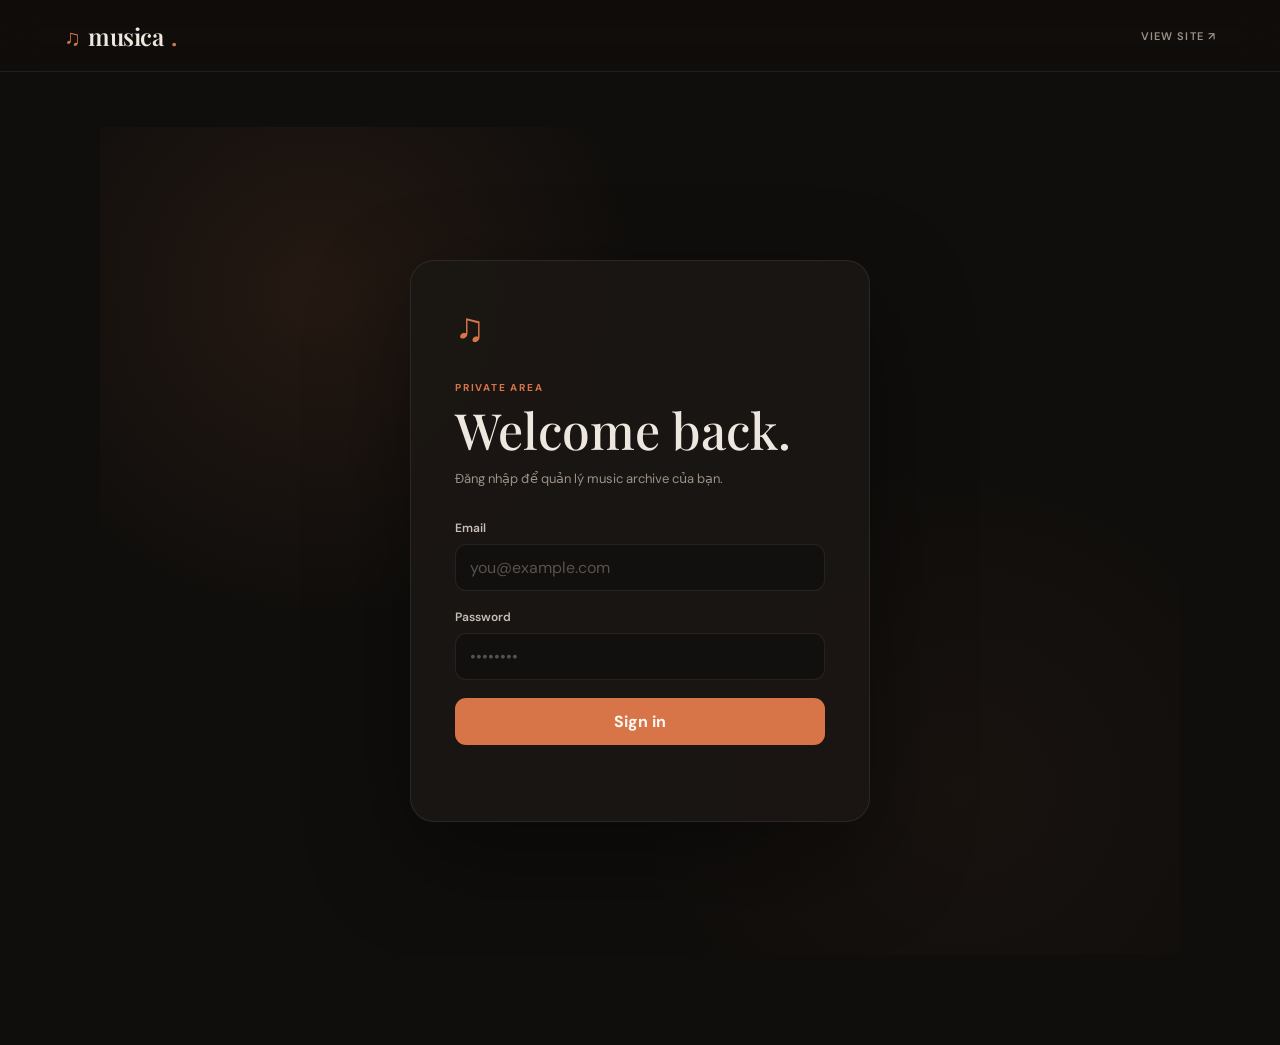
<file: admin.html>
<!DOCTYPE html>
<html lang="vi">
<head>
  <meta charset="UTF-8">
  <meta name="viewport" content="width=device-width, initial-scale=1.0">
  <title>Musica — Admin</title>
  <link rel="preconnect" href="https://fonts.googleapis.com">
  <link rel="preconnect" href="https://fonts.gstatic.com" crossorigin>
  <link href="https://fonts.googleapis.com/css2?family=DM+Sans:wght@400;500;600;700&family=Playfair+Display:wght@500;600;700&display=swap" rel="stylesheet">
  <link rel="stylesheet" href="admin.css">
  <link rel="manifest" href="manifest.json">
  <link rel="icon" href="icon.svg" type="image/svg+xml">
</head>

<body class="admin-page">

<header class="topbar">
  <a href="index.html" class="brand">
    <span class="music-mark">♫</span>
    musica<span>.</span>
  </a>
  <a href="index.html" class="view-site">View site ↗</a>
</header>


<main class="admin-main">

  <section id="loginView" class="login-screen">
    <div class="login-card">
      <div class="login-symbol">♫</div>
      <p class="eyebrow">PRIVATE AREA</p>
      <h1>Welcome back.</h1>
      <p class="login-description">Đăng nhập để quản lý music archive của bạn.</p>
      <form id="loginForm">
        <label><span>Email</span><input id="loginEmail" type="email" placeholder="you@example.com" autocomplete="email" required></label>
        <label><span>Password</span><input id="loginPassword" type="password" placeholder="••••••••" autocomplete="current-password" required></label>
        <button id="loginBtn" type="submit" class="primary-btn"><span id="loginBtnText">Sign in</span></button>
      </form>
      <p id="loginMessage" class="message"></p>
    </div>
  </section>


  <section id="dashboard" hidden>

    <div class="dashboard-head">
      <div>
        <p class="eyebrow">LIBRARY EDITOR</p>
        <h1>Dashboard</h1>
        <p id="userEmail" class="user-email"></p>
      </div>
      <div class="dashboard-actions">
        <a href="index.html" class="outline-btn">View site ↗</a>
        <button id="logoutBtn" class="outline-btn" type="button">Sign out</button>
      </div>
    </div>


    <div class="admin-grid">

      <section class="panel">
        <div class="panel-heading">
          <div class="panel-icon">✦</div>
          <div><p class="eyebrow">STORY</p><h2>Story settings</h2></div>
        </div>
        <label><span>Title</span><input id="storyTitleInput" type="text" placeholder="Tên truyện"></label>
        <label><span>Note</span><textarea id="storyNoteInput" rows="5" placeholder="Viết note về playlist / bộ truyện..."></textarea></label>
        <label><span>Cover image</span><input id="coverFile" type="file" accept="image/*"></label>
        <button id="saveStoryBtn" class="primary-btn" type="button">Save story</button>
        <p id="storyMessage" class="message"></p>
      </section>


      <section class="panel">
        <div class="panel-heading">
          <div class="panel-icon">+</div>
          <div><p class="eyebrow">NEW CHAPTER</p><h2>Add chapter</h2></div>
        </div>
        <label><span>Chapter number</span><input id="chapterNumber" type="number" min="1" placeholder="1"></label>
        <label><span>Chapter title</span><input id="chapterTitle" type="text" placeholder="Chapter 01 — The Beginning"></label>
        <label><span>Tone / style</span><input id="chapterStyle" type="text" placeholder="melancholic · cinematic"></label>
        <label><span>Arc (tùy chọn)</span>
          <select id="chapterArc"><option value="">— Không thuộc arc —</option></select>
        </label>
        <button id="addChapterBtn" class="primary-btn" type="button">+ Create chapter</button>
        <p id="chapterMessage" class="message"></p>
      </section>

    </div>


    <section class="panel arc-manager">
      <div class="manager-header">
        <div><p class="eyebrow">STORY ARCS</p><h2>Arcs</h2></div>
        <span class="manager-count">GROUP CHAPTERS</span>
      </div>
      <div class="arc-create">
        <input id="arcNameInput" type="text" placeholder="Tên arc — ví dụ: Arc A, Hồi 1..." />
        <button id="createArcBtn" class="primary-btn" type="button">+ Tạo arc</button>
      </div>

      <!-- ★ Tìm kiếm arc -->
      <div class="admin-search-box">
        <input id="adminArcSearch" type="search" placeholder="Tìm arc... (gõ tên arc)" autocomplete="off" />
      </div>
      <p id="adminArcSearchEmpty" class="hint" hidden></p>

      <div id="arcList" class="arc-list"></div>
      <p id="arcMessage" class="message"></p>
    </section>


    <section class="panel chapter-manager">
      <div class="manager-header">
        <div><p class="eyebrow">PUBLISHED COLLECTION</p><h2>Chapters & tracks</h2></div>
        <span class="manager-count">MUSIC ARCHIVE</span>
      </div>

      <!-- ★ Tìm kiếm chapter -->
      <div class="admin-search-box">
        <input id="adminChapterSearch" type="search" placeholder="Tìm chapter... (gõ số chương hoặc tên chapter)" autocomplete="off" />
      </div>
      <p id="adminChapterSearchEmpty" class="hint" hidden></p>

      <div id="adminChapters"></div>
    </section>

  </section>

</main>


<div id="trackModal" class="modal" hidden>
  <div class="modal-bg"></div>
  <div class="modal-card">
    <div class="modal-head">
      <div><p class="eyebrow">TRACK</p><h2 id="trackModalTitle">Add music</h2></div>
      <button id="closeTrack" class="close-btn" type="button">×</button>
    </div>
    <input id="trackId" type="hidden">
    <input id="trackChapterId" type="hidden">
    <label><span>Song title</span><input id="trackTitle" type="text" placeholder="Tên bài hát"></label>
    <label><span>Artist / note</span><input id="trackArtist" type="text" placeholder="Artist hoặc ghi chú"></label>
    <label><span>External link</span><input id="trackUrl" type="url" placeholder="YouTube / Spotify / SoundCloud..."></label>
    <div class="or"><span>OR</span></div>
    <label><span>Upload audio</span><input id="trackFile" type="file" accept="audio/*"></label>
    <label><span>Ảnh bài hát (tùy chọn)</span><input id="trackCoverFile" type="file" accept="image/*"></label>
    <p class="hint">
      Chọn <strong>link</strong> hoặc <strong>file audio</strong>.
      Có thể thêm <strong>ảnh riêng</strong> cho bài hát — nếu bỏ trống sẽ dùng ảnh bìa truyện.
    </p>
    <button id="saveTrackBtn" class="primary-btn" type="button">Save track</button>
    <p id="trackMessage" class="message"></p>
  </div>
</div>

<script type="module" src="admin.js"></script>

</body>
</html>
</file>
<file: admin.css>
/* =====================================================
   MUSICA ADMIN — fixed version
   Aligned 100% with admin.html + admin.js
   KEY FIX: the [hidden] rule below stops CSS display
   rules from overriding the login/dashboard switch.
===================================================== */

:root {
  --bg: #100e0c;
  --bg-soft: #171411;
  --panel: #1b1714;
  --panel-hover: #211c18;

  --line: rgba(255,255,255,.08);
  --line-strong: rgba(255,255,255,.13);

  --text: #eee7df;
  --muted: #9c9187;
  --faint: #6f665e;

  --accent: #d87548;
  --accent-soft: rgba(216,117,72,.12);

  --red: #e98282;

  --serif: "Playfair Display", Georgia, serif;
  --sans: "DM Sans", Arial, sans-serif;

  --radius: 18px;
}

/* ---------- RESET ---------- */

* {
  box-sizing: border-box;
}

html {
  scroll-behavior: smooth;
}

body {
  margin: 0;
  min-height: 100vh;

  background: var(--bg);
  color: var(--text);
  font-family: var(--sans);
}

button,
input,
textarea {
  font: inherit;
}

button {
  cursor: pointer;
}

a {
  color: inherit;
  text-decoration: none;
}

/* KEY FIX — HTML hidden attribute must always win over
   author display rules (grid/flex). Without this, the
   login screen never disappears after sign-in. */
[hidden] {
  display: none !important;
}

/* ---------- TEXT ---------- */

.eyebrow {
  margin: 0;

  color: var(--accent);

  font-size: 10px;
  font-weight: 700;
  letter-spacing: .18em;
  text-transform: uppercase;
}

.muted {
  color: var(--muted);
}

.hint {
  margin: 0;

  color: var(--faint);

  font-size: 11px;
  line-height: 1.6;
}

.hint.error {
  color: var(--red);
}

.message {
  min-height: 20px;
  margin: 12px 0 0;

  color: var(--accent);

  font-size: 12px;
  line-height: 1.5;
}

.message.error {
  color: var(--red);
}

/* ---------- TOPBAR ---------- */

.topbar {
  height: 72px;

  padding: 0 clamp(22px, 5vw, 80px);

  display: flex;
  align-items: center;
  justify-content: space-between;

  border-bottom: 1px solid var(--line);
  background: rgba(16,14,12,.88);
  backdrop-filter: blur(16px);

  position: sticky;
  top: 0;

  z-index: 50;
}

.brand {
  display: inline-flex;
  align-items: center;
  gap: 8px;

  font-family: var(--serif);
  font-size: 24px;
  font-weight: 600;
  letter-spacing: -0.5px;
}

.brand > span:last-child {
  color: var(--accent);
}

.music-mark {
  color: var(--accent);
  font-size: 22px;
}

.view-site {
  color: var(--muted);

  font-size: 11px;
  font-weight: 600;
  text-transform: uppercase;
  letter-spacing: .1em;

  transition: color .2s;
}

.view-site:hover {
  color: var(--text);
}

/* ---------- MAIN CONTAINER ---------- */

.admin-main {
  max-width: 1200px;
  margin: 0 auto;

  padding: 55px clamp(22px, 5vw, 60px) 90px;
}

/* ---------- LOGIN ---------- */

.login-screen {
  min-height: calc(100vh - 72px);

  display: grid;
  place-items: center;

  padding: 30px 20px;

  position: relative;
  overflow: hidden;

  background:
    radial-gradient(
      circle at 20% 20%,
      rgba(216,117,72,.10),
      transparent 30%
    ),
    radial-gradient(
      circle at 80% 80%,
      rgba(120,70,45,.08),
      transparent 30%
    ),
    var(--bg);
}

.login-card {
  width: min(460px, 100%);
  padding: 44px;

  background: rgba(27,23,20,.95);
  border: 1px solid var(--line);
  border-radius: 24px;

  box-shadow:
    0 35px 100px rgba(0,0,0,.4);
}

.login-symbol {
  margin-bottom: 36px;

  color: var(--accent);

  font-family: var(--serif);
  font-size: 40px;
  line-height: 1;
}

.login-card h1 {
  margin: 10px 0 12px;

  font-family: var(--serif);
  font-size: clamp(36px, 7vw, 50px);
  font-weight: 500;
  line-height: 1.05;
}

.login-description {
  margin: 0 0 30px;

  color: var(--muted);

  font-size: 13px;
  line-height: 1.7;
}

.login-card .primary-btn {
  width: 100%;
}

/* ---------- FORMS ---------- */

label {
  display: block;

  margin-bottom: 18px;
}

label span {
  display: block;

  margin-bottom: 8px;

  color: #c8beb5;

  font-size: 12px;
  font-weight: 600;
}

input,
textarea {
  width: 100%;

  padding: 13px 14px;

  color: var(--text);
  background: #12100e;

  border: 1px solid var(--line);
  border-radius: 11px;

  outline: none;

  transition:
    border-color .2s,
    background .2s,
    box-shadow .2s;
}

input {
  height: 47px;
}

textarea {
  resize: vertical;
  min-height: 110px;
  line-height: 1.6;
}

input::placeholder,
textarea::placeholder {
  color: #59514b;
}

input:focus,
textarea:focus {
  border-color: rgba(216,117,72,.65);

  background: #15120f;

  box-shadow:
    0 0 0 3px rgba(216,117,72,.08);
}

input[type="file"] {
  height: auto;
  padding: 10px 12px;

  color: var(--faint);

  cursor: pointer;
}

/* ---------- BUTTONS ---------- */

.primary-btn {
  min-height: 47px;
  padding: 0 20px;

  border: 0;
  border-radius: 11px;

  color: #fff8f2;
  background: var(--accent);

  font-weight: 700;

  transition:
    transform .18s,
    filter .18s,
    opacity .18s;
}

.primary-btn:hover {
  filter: brightness(1.08);
  transform: translateY(-1px);
}

.primary-btn:active {
  transform: translateY(0);
}

.primary-btn:disabled {
  opacity: .55;
  cursor: wait;
}

.panel .primary-btn {
  width: 100%;
}

.outline-btn {
  min-height: 38px;
  padding: 0 16px;

  border: 1px solid var(--line);
  border-radius: 10px;

  color: var(--muted);
  background: transparent;

  font-size: 11px;
  font-weight: 600;

  transition: .2s;
}

.outline-btn:hover {
  color: var(--text);
  border-color: var(--line-strong);
  background: rgba(255,255,255,.03);
}

.small-btn {
  min-height: 34px;
  padding: 0 12px;

  border: 1px solid var(--line);
  border-radius: 9px;

  color: var(--muted);
  background: transparent;

  font-size: 10px;
  font-weight: 600;

  transition: .2s;
}

.small-btn:hover {
  color: var(--text);
  border-color: var(--line-strong);
  background: rgba(255,255,255,.03);
}

.small-btn.add {
  color: var(--accent);
  border-color: rgba(216,117,72,.3);
}

.small-btn.add:hover {
  background: var(--accent-soft);
}

.small-btn.danger:hover {
  color: var(--red);
  border-color: rgba(220,100,100,.35);
}

/* ---------- DASHBOARD ---------- */

.dashboard-head {
  display: flex;
  align-items: flex-end;
  justify-content: space-between;

  gap: 30px;

  padding-bottom: 30px;
  margin-bottom: 34px;

  border-bottom: 1px solid var(--line);
}

.dashboard-head h1 {
  margin: 8px 0 6px;

  font-family: var(--serif);
  font-size: clamp(40px, 6vw, 60px);
  font-weight: 500;
  line-height: 1;
}

.user-email {
  margin: 0;

  color: var(--faint);
  font-size: 11px;
}

.dashboard-actions {
  display: flex;
  gap: 10px;

  flex-shrink: 0;
}

/* ---------- PANELS ---------- */

.admin-grid {
  display: grid;
  grid-template-columns: repeat(auto-fit, minmax(340px, 1fr));

  gap: 18px;

  margin-bottom: 24px;
}

.panel {
  padding: 26px;

  background: var(--panel);
  border: 1px solid var(--line);
  border-radius: var(--radius);
}

.panel-heading {
  display: flex;
  align-items: center;
  gap: 15px;

  margin-bottom: 24px;
}

.panel-icon {
  width: 42px;
  height: 42px;

  display: grid;
  place-items: center;

  flex-shrink: 0;

  color: var(--accent);
  background: var(--accent-soft);

  border-radius: 12px;

  font-size: 16px;
}

.panel-heading .eyebrow {
  margin-bottom: 4px;
}

.panel-heading h2 {
  margin: 0;

  font-family: var(--serif);
  font-size: 26px;
  font-weight: 500;
}

/* ---------- CHAPTER MANAGER ---------- */

.chapter-manager {
  padding: 26px;

  background: var(--panel);
  border: 1px solid var(--line);
  border-radius: var(--radius);
}

.manager-header {
  display: flex;
  align-items: center;
  justify-content: space-between;

  gap: 20px;

  margin-bottom: 20px;
}

.manager-header .eyebrow {
  margin-bottom: 4px;
}

.manager-header h2 {
  margin: 0;

  font-family: var(--serif);
  font-size: 26px;
  font-weight: 500;
}

.manager-count {
  color: var(--faint);

  font-size: 9px;
  font-weight: 700;
  letter-spacing: .15em;
}

/* ---------- ADMIN CHAPTER CARD (rendered by admin.js) ---------- */

.admin-chapter {
  margin-bottom: 14px;

  background: #171411;
  border: 1px solid var(--line);
  border-radius: 14px;

  overflow: hidden;
}

.admin-chapter-head {
  display: flex;
  align-items: center;
  justify-content: space-between;

  gap: 20px;

  padding: 20px 22px;

  background:
    linear-gradient(
      90deg,
      rgba(216,117,72,.05),
      transparent 60%
    );
}

.admin-chapter-head .eyebrow {
  margin-bottom: 5px;
}

.admin-chapter-head h3 {
  margin: 0 0 4px;

  font-family: var(--serif);
  font-size: 22px;
  font-weight: 500;
}

.admin-chapter-head small {
  color: var(--faint);
  font-size: 10px;
}

.row-actions {
  display: flex;
  gap: 8px;

  flex-shrink: 0;
}

/* ---------- TRACK ROWS ---------- */

.admin-tracks {
  border-top: 1px solid var(--line);
}

.admin-tracks .hint {
  padding: 16px 22px;
}

.admin-track-row {
  display: grid;
  grid-template-columns: 1fr auto;
  align-items: center;

  gap: 14px;

  padding: 13px 22px;

  border-bottom: 1px solid rgba(255,255,255,.05);
}

.admin-track-row:last-child {
  border-bottom: 0;
}

.admin-track-row strong {
  display: block;

  overflow: hidden;

  color: var(--text);
  font-size: 12px;
  font-weight: 600;

  text-overflow: ellipsis;
  white-space: nowrap;
}

.admin-track-row small {
  display: block;

  margin-top: 3px;

  overflow: hidden;

  color: var(--faint);
  font-size: 10px;

  text-overflow: ellipsis;
  white-space: nowrap;
}

/* ---------- MODAL ---------- */

.modal {
  position: fixed;
  inset: 0;

  z-index: 100;

  display: grid;
  place-items: center;

  padding: 20px;
}

.modal[hidden] {
  display: none;
}

.modal-bg {
  position: absolute;
  inset: 0;

  background: rgba(0,0,0,.72);
  backdrop-filter: blur(8px);
}

.modal-card {
  width: min(520px, 100%);
  max-height: 90vh;
  overflow-y: auto;

  position: relative;
  z-index: 2;

  padding: 30px;

  background: #1a1613;
  border: 1px solid var(--line-strong);
  border-radius: 20px;

  box-shadow:
    0 30px 100px rgba(0,0,0,.55);

  animation: modalIn .2s ease;
}

@keyframes modalIn {
  from {
    opacity: 0;
    transform: translateY(10px) scale(.98);
  }
  to {
    opacity: 1;
    transform: none;
  }
}

.modal-head {
  display: flex;
  align-items: flex-start;
  justify-content: space-between;

  margin-bottom: 26px;
}

.modal-head .eyebrow {
  margin-bottom: 6px;
}

.modal-head h2 {
  margin: 0;

  font-family: var(--serif);
  font-size: 27px;
  font-weight: 500;
}

.close-btn {
  width: 34px;
  height: 34px;

  border: 1px solid var(--line);
  border-radius: 50%;

  color: var(--muted);
  background: transparent;

  font-size: 20px;
  line-height: 1;

  transition: .2s;
}

.close-btn:hover {
  color: var(--text);
  background: rgba(255,255,255,.05);
}

.or {
  display: flex;
  align-items: center;
  gap: 12px;

  margin: 16px 0;

  color: var(--faint);

  font-size: 8px;
  letter-spacing: .15em;
}

.or::before,
.or::after {
  content: "";

  height: 1px;
  flex: 1;

  background: var(--line);
}

.modal-card .hint {
  margin: 10px 0 18px;
}

.modal-card .primary-btn {
  width: 100%;
}

/* ---------- RESPONSIVE ---------- */

@media (max-width: 760px) {

  .topbar {
    height: 64px;
  }

  .admin-main {
    padding: 38px 18px 70px;
  }

  .login-screen {
    min-height: calc(100vh - 64px);
  }

  .login-card {
    padding: 30px 24px;
  }

  .dashboard-head {
    flex-direction: column;
    align-items: flex-start;
  }

  .admin-grid {
    grid-template-columns: 1fr;
  }

  .panel {
    padding: 22px;
  }

  .chapter-manager {
    padding: 22px;
  }

  .admin-chapter-head {
    flex-direction: column;
    align-items: stretch;
    gap: 14px;
  }

  .row-actions {
    width: 100%;
  }

  .row-actions .small-btn {
    flex: 1;
  }

  .admin-track-row {
    grid-template-columns: 1fr;
    gap: 10px;
  }

  .manager-header {
    flex-direction: column;
    align-items: flex-start;
    gap: 8px;
  }

  .modal-card {
    padding: 22px;
  }
}
/* =====================================================
   ADMIN.CSS — DÁN THÊM VÀO CUỐI FILE (không xóa gì cũ)
   Arcs: tạo/gán arc cho chương
===================================================== */

/* ---------- Arc manager ---------- */

.arc-manager {
  margin-bottom: 24px;
}

.arc-create {
  display: flex;
  gap: 10px;

  margin-bottom: 18px;
}

.arc-create input {
  flex: 1;
}

.arc-create .primary-btn {
  width: auto;
  min-width: 140px;
  flex-shrink: 0;
}

.arc-list {
  display: flex;
  flex-direction: column;

  gap: 10px;
}

.arc-item {
  display: flex;
  align-items: center;
  justify-content: space-between;

  gap: 14px;

  padding: 14px 16px;

  background: #171411;
  border: 1px solid var(--line);
  border-radius: 12px;
}

.arc-item-name {
  color: var(--text);

  font-family: var(--serif);
  font-size: 18px;
  font-weight: 500;
}

.arc-item-count {
  color: var(--faint);

  font-size: 10px;
}

.arc-item-actions {
  display: flex;
  gap: 7px;

  flex-shrink: 0;
}

/* ---------- Arc select trong chapter ---------- */

.chapter-arc-row {
  display: flex;
  align-items: center;

  gap: 10px;

  padding: 10px 23px;

  border-bottom: 1px solid rgba(255,255,255,.045);
}

.chapter-arc-label {
  color: var(--faint);

  font-size: 8px;
  font-weight: 700;
  letter-spacing: .15em;
}

.arc-select {
  width: min(240px, 100%);
  height: 34px;

  padding: 0 8px;

  color: var(--text);
  background: #12100e;

  border: 1px solid var(--line);
  border-radius: 8px;

  font-size: 11px;

  outline: none;

  cursor: pointer;
}

.arc-select:focus {
  border-color: rgba(216,117,72,.6);
}

/* ---------- Responsive ---------- */

@media (max-width: 760px) {

  .arc-create {
    flex-direction: column;
  }

  .arc-create .primary-btn {
    width: 100%;
  }

  .arc-item {
    flex-direction: column;
    align-items: stretch;

    gap: 10px;
  }

  .arc-item-actions .small-btn {
    flex: 1;
  }

}
/* =====================================================
   ADMIN.CSS — DÁN THÊM VÀO CUỐI FILE (khối 2, không xóa gì)
   Số thứ tự arc + nút ▲▼ đổi thứ tự
===================================================== */

.arc-item-main {
  min-width: 0;
}

.arc-item-num {
  display: inline-block;

  margin-right: 8px;
  padding: 3px 7px;

  border: 1px solid rgba(216,117,72,.35);
  border-radius: 6px;

  color: var(--accent);

  font-size: 9px;
  font-weight: 700;
  letter-spacing: .08em;

  vertical-align: 2px;
}

.arc-item-actions .small-btn:disabled {
  opacity: .35;
  cursor: default;
}

.arc-item-actions .small-btn:disabled:hover {
  color: var(--muted);
  border-color: var(--line);
  background: transparent;
}
/* =========================================================
   ADMIN.CSS — DÁN THÊM VÀO CUỐI FILE (khối 3, không xóa gì)
   Cuộn trong khung cho Arcs + Chapters — tối ưu diện tích
========================================================= */

/* Danh sách arc: giới hạn chiều cao + cuộn */
.arc-list {
  max-height: 250px;

  overflow-y: auto;

  padding-right: 8px;

  scrollbar-width: thin;
  scrollbar-color: rgba(216,117,72,.5) rgba(255,255,255,.06);
}

.arc-list::-webkit-scrollbar {
  width: 8px;
}

.arc-list::-webkit-scrollbar-track {
  background: rgba(255,255,255,.05);
  border-radius: 100px;
}

.arc-list::-webkit-scrollbar-thumb {
  background: rgba(216,117,72,.45);
  border-radius: 100px;
}

/* Danh sách chapter: giới hạn chiều cao + cuộn */
#adminChapters {
  max-height: 480px;

  overflow-y: auto;

  padding-right: 8px;

  scrollbar-width: thin;
  scrollbar-color: rgba(216,117,72,.5) rgba(255,255,255,.06);
}

#adminChapters::-webkit-scrollbar {
  width: 8px;
}

#adminChapters::-webkit-scrollbar-track {
  background: rgba(255,255,255,.05);
  border-radius: 100px;
}

#adminChapters::-webkit-scrollbar-thumb {
  background: rgba(216,117,72,.45);
  border-radius: 100px;
}

/* Mobile admin: khung cuộn cao vừa màn hình */
@media (max-width: 760px) {
  #adminChapters {
    max-height: 60vh;
  }

  .arc-list {
    max-height: 40vh;
  }
}
/* =========================================================
   ADMIN.CSS — DÁN THÊM VÀO CUỐI FILE (khối 4, không xóa gì)
   Arc hiện danh sách chương bên trong + xóa từng chương
========================================================= */

/* Card arc xếp theo cột: dòng tên ở trên, danh sách chương ở dưới */
.arc-item {
  flex-direction: column;
  align-items: stretch;
  gap: 12px;
}

.arc-item-top {
  display: flex;
  align-items: center;
  justify-content: space-between;

  gap: 14px;

  min-width: 0;
}

/* Dải chương bên trong arc */
.arc-item-chapters {
  display: flex;
  flex-wrap: wrap;

  gap: 7px;

  min-width: 0;

  padding-top: 10px;

  border-top: 1px solid rgba(255,255,255,.05);
}

/* Chip từng chương */
.arc-chapter-chip {
  display: inline-flex;
  align-items: center;

  gap: 7px;

  max-width: 100%;

  padding: 6px 8px 6px 10px;

  border: 1px solid var(--line);
  border-radius: 9px;

  background: #12100e;
}

.arc-chip-num {
  flex-shrink: 0;

  color: var(--accent);

  font-size: 9px;
  font-weight: 700;
  letter-spacing: .06em;
}

.arc-chip-title {
  overflow: hidden;
  text-overflow: ellipsis;
  white-space: nowrap;

  color: var(--text);

  font-size: 11px;
  font-weight: 500;
}

/* Nút × xóa chương */
.arc-chip-del {
  width: 18px;
  height: 18px;

  display: grid;
  place-items: center;

  flex-shrink: 0;

  border: 0;
  border-radius: 6px;

  color: var(--faint);
  background: transparent;

  font-size: 13px;
  line-height: 1;

  transition: .15s;
}

.arc-chip-del:hover {
  color: var(--red);
  background: rgba(220,100,100,.12);
}

.arc-item-chapters .hint {
  width: 100%;
  margin: 0;

  font-size: 10px;
}

@media (max-width: 760px) {
  .arc-item-top {
    flex-direction: column;
    align-items: stretch;
  }
}
/* =========================================================
   ADMIN — thanh tìm kiếm + highlight (dán cuối file)
========================================================= */
.admin-search-box { margin-bottom: 16px; }
.admin-search-box input { height: 44px; }

.arc-item.search-hit,
.admin-chapter.search-hit {
  border-color: rgba(216,117,72,.55);
  box-shadow: 0 0 0 1px rgba(216,117,72,.22);
}

.arc-item.search-hit .arc-item-top,
.admin-chapter.search-hit .admin-chapter-head {
  background: linear-gradient(90deg, rgba(216,117,72,.12), transparent 60%);
}

#adminArcSearchEmpty,
#adminChapterSearchEmpty { margin: 0 0 14px; }
</file>
